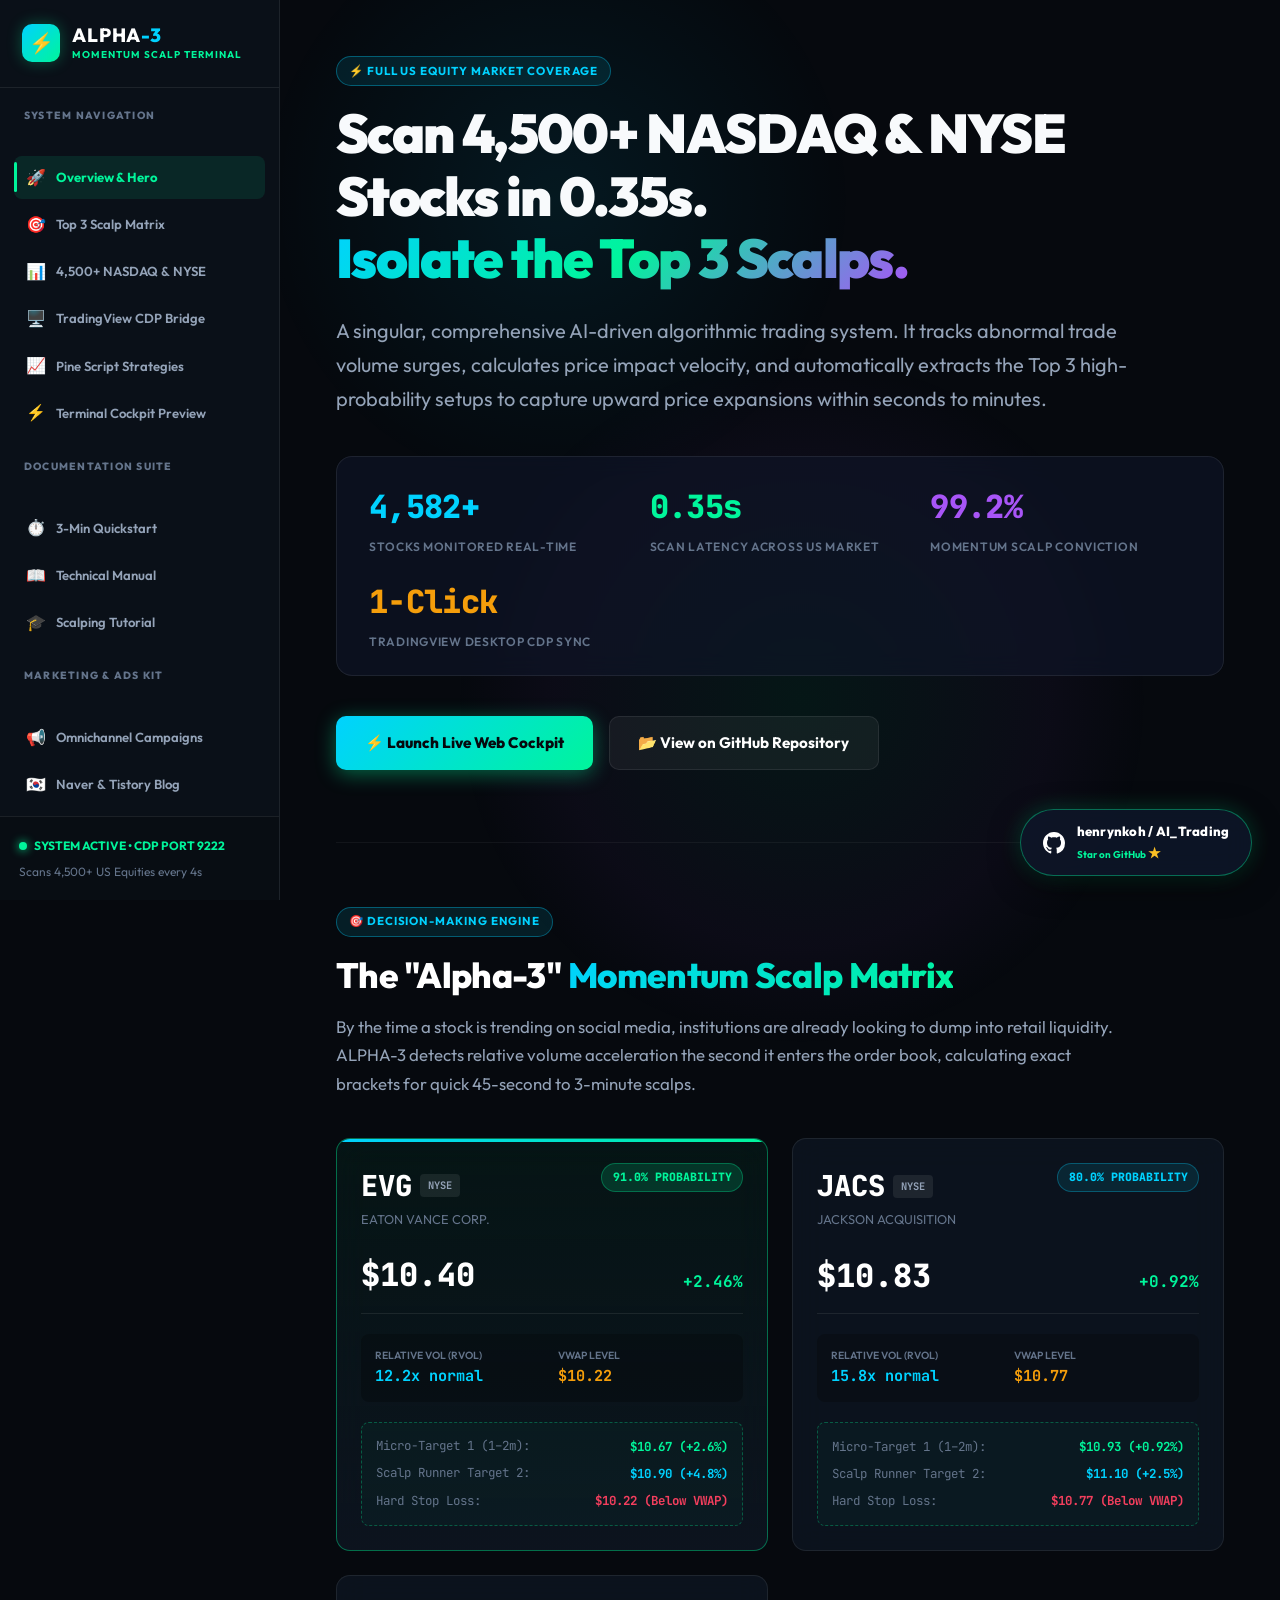
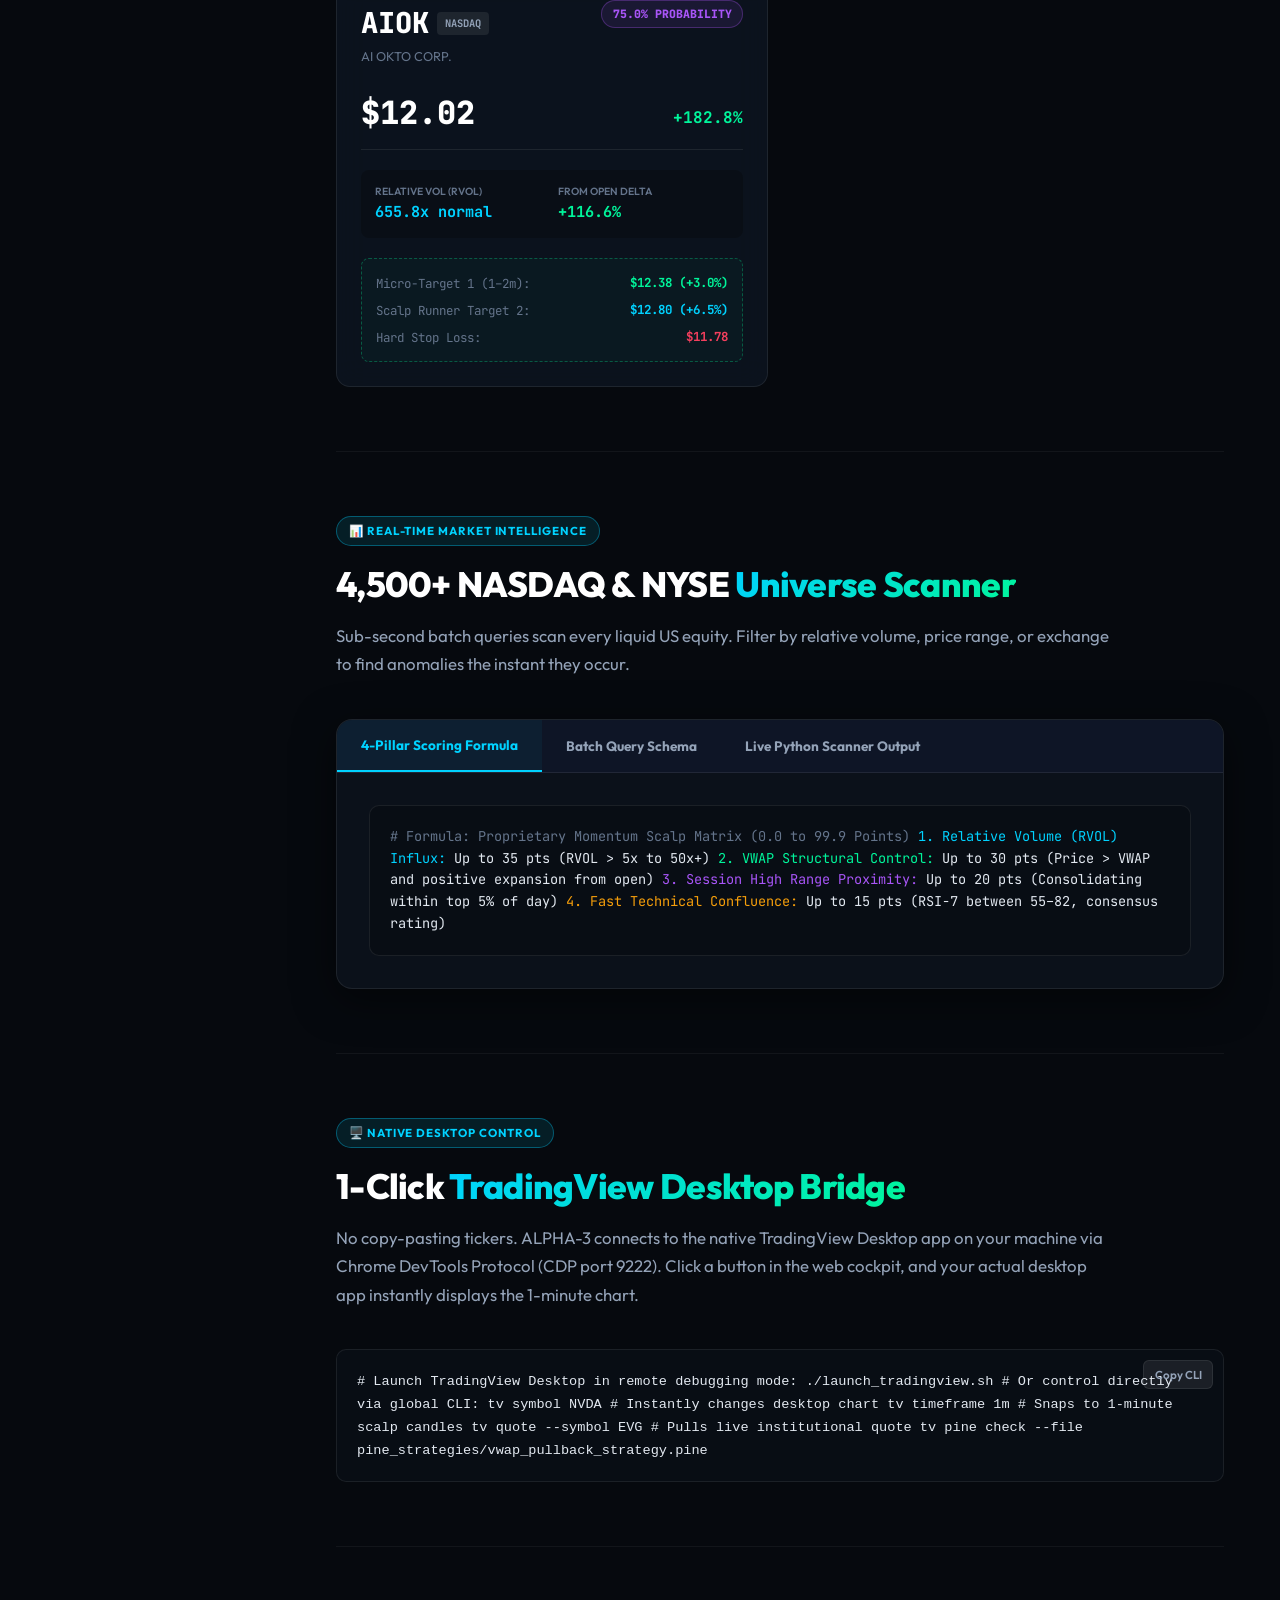
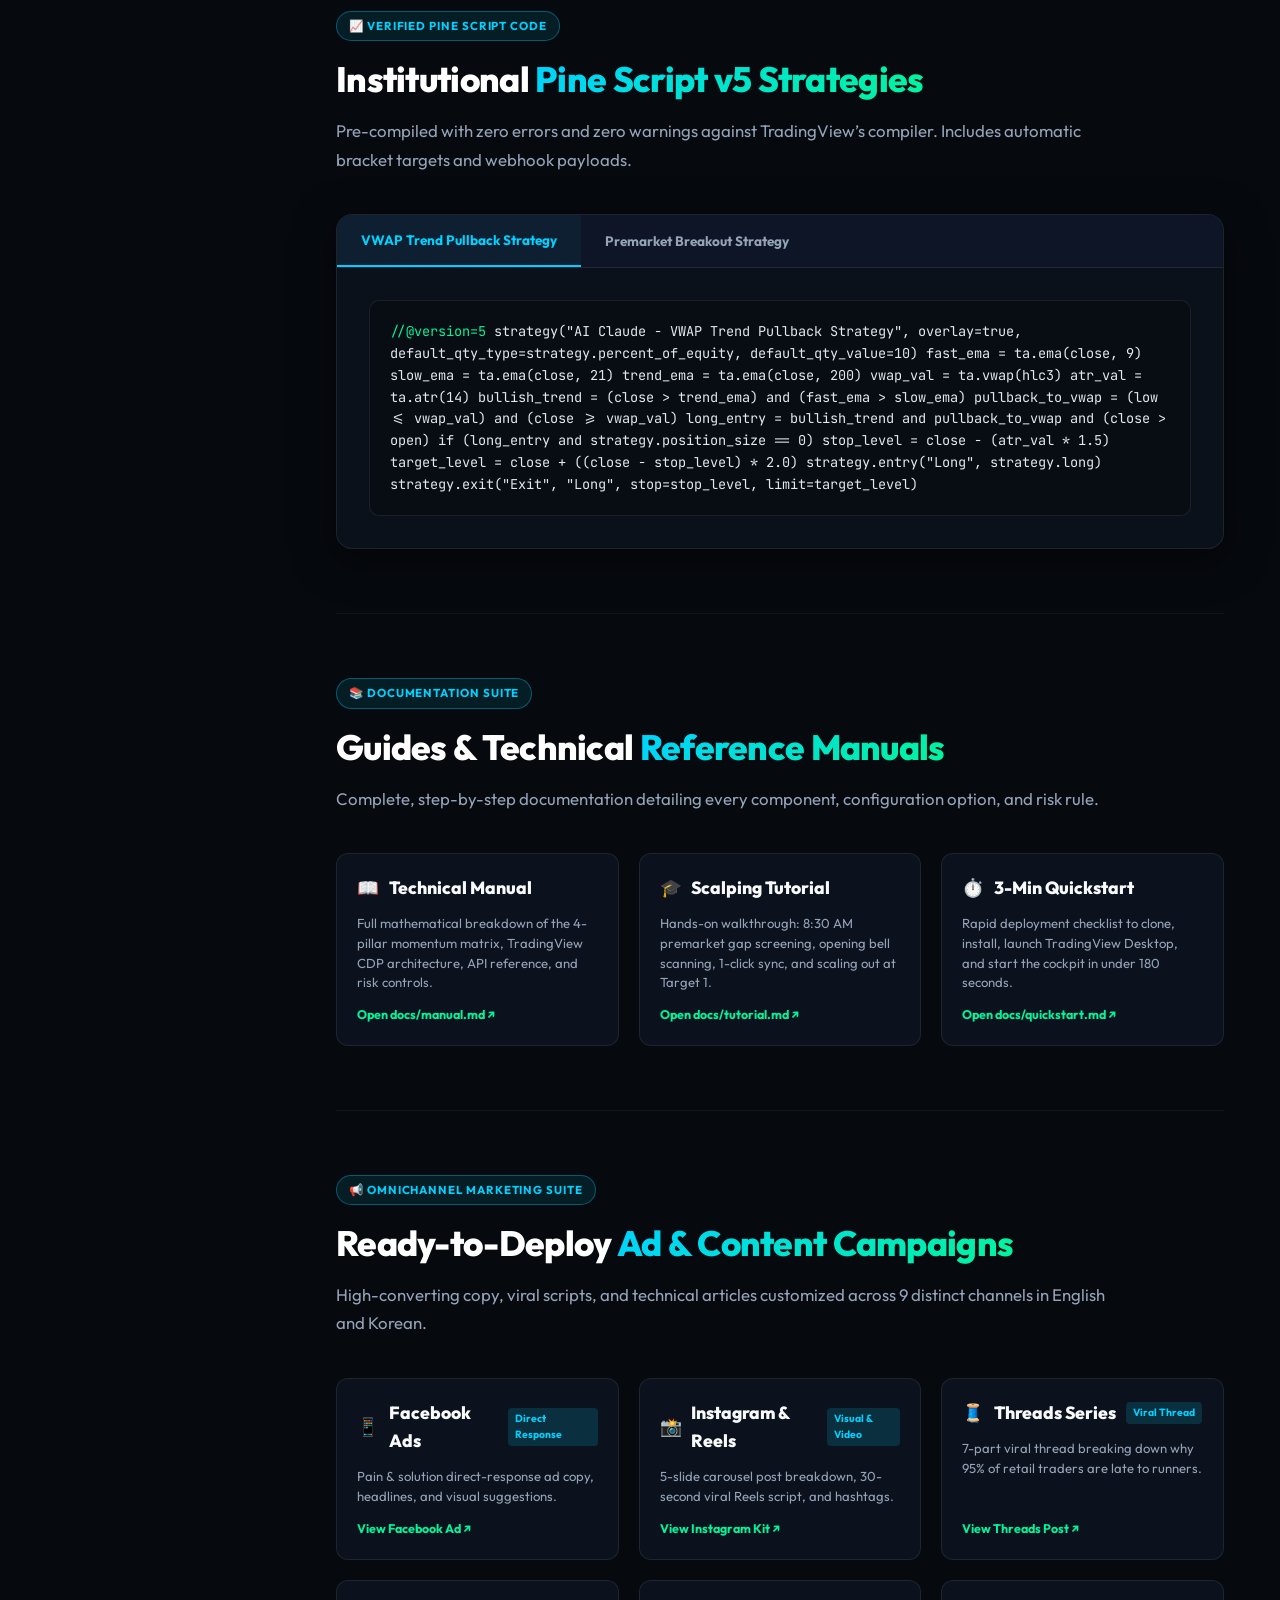
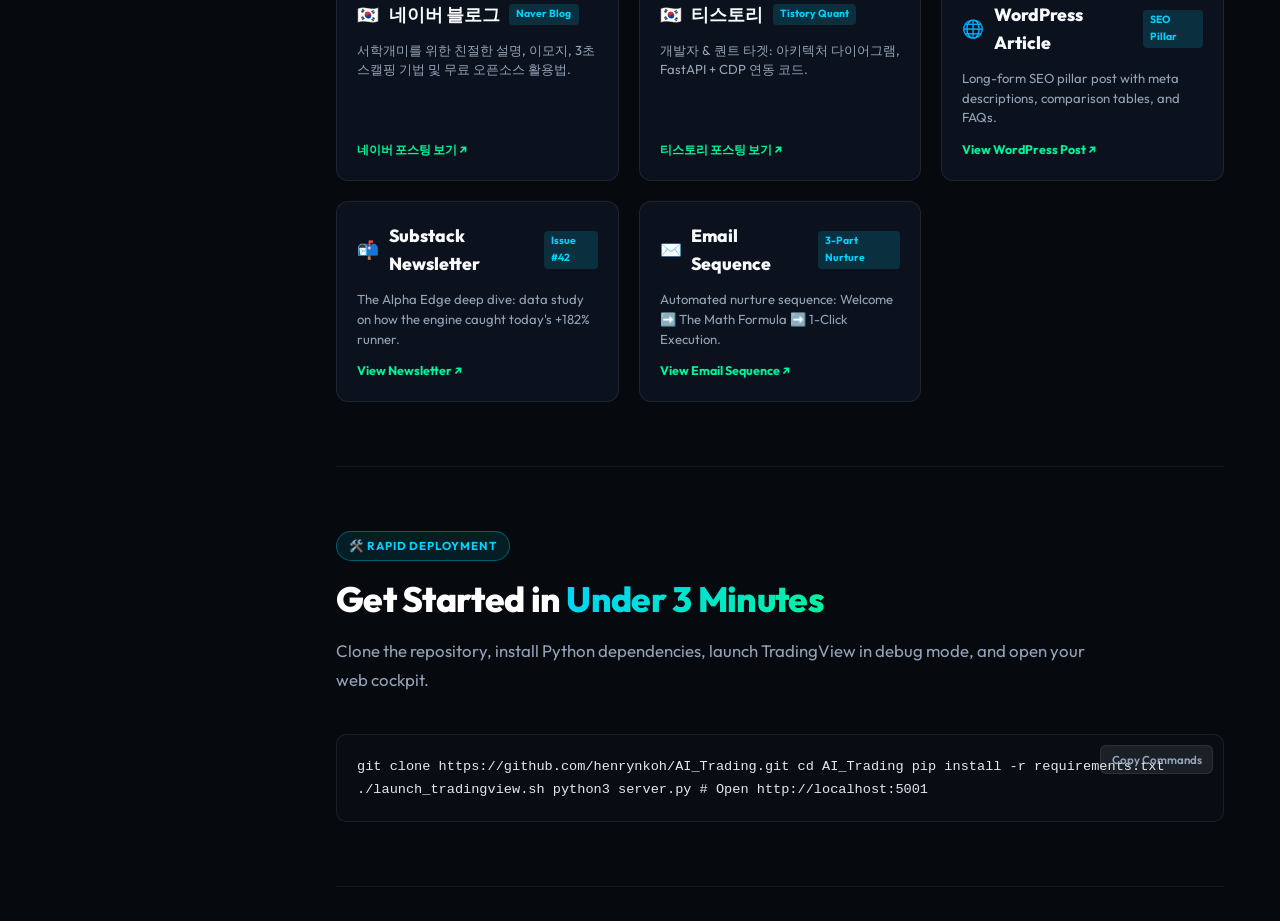
<file: index.html>
<!DOCTYPE html>
<html lang="en">
<head>
    <meta charset="UTF-8">
    <meta name="viewport" content="width=device-width, initial-scale=1.0">
    <title>ALPHA-3 // Quantum Momentum Scalp Terminal & TradingView AI</title>
    <meta name="description" content="All-in-one institutional-grade AI trading system monitoring all 4,500+ NASDAQ & NYSE stocks in real time, isolating the Top 3 high-probability scalp setups.">

    <!-- Google Fonts -->
    <link rel="preconnect" href="https://fonts.googleapis.com">
    <link rel="preconnect" href="https://fonts.gstatic.com" crossorigin>
    <link href="https://fonts.googleapis.com/css2?family=JetBrains+Mono:ital,wght@0,400;0,600;0,700;1,400&family=Outfit:wght@300;400;500;600;700;800;900&display=swap" rel="stylesheet">

    <style>
        /* ==========================================================================
           ALPHA-3 LANDING PAGE STYLESHEET
           Theme: Cyber-Financial Dark Glassmorphism with Electric Accents
           ========================================================================== */
        :root {
            --bg-base: #06090e;
            --bg-surface: #0b111a;
            --bg-card: rgba(15, 23, 36, 0.7);
            --bg-card-hover: rgba(22, 34, 52, 0.85);
            --bg-glass: rgba(11, 17, 26, 0.8);
            
            --border-color: rgba(255, 255, 255, 0.08);
            --border-emerald: rgba(0, 245, 155, 0.35);
            --border-cyan: rgba(0, 210, 255, 0.35);
            --border-purple: rgba(168, 85, 247, 0.35);

            --accent-emerald: #00f59b;
            --accent-cyan: #00d2ff;
            --accent-purple: #a855f7;
            --accent-amber: #f59e0b;
            --accent-rose: #f43f5e;

            --text-primary: #f8fafc;
            --text-secondary: #94a3b8;
            --text-muted: #64748b;

            --font-sans: 'Outfit', -apple-system, BlinkMacSystemFont, sans-serif;
            --font-mono: 'JetBrains Mono', monospace;

            --sidebar-width: 280px;
        }

        * {
            box-sizing: border-box;
            margin: 0;
            padding: 0;
        }

        html {
            scroll-behavior: smooth;
        }

        body {
            background-color: var(--bg-base);
            color: var(--text-primary);
            font-family: var(--font-sans);
            line-height: 1.6;
            display: flex;
            min-height: 100vh;
            overflow-x: hidden;
        }

        /* Ambient Glow Backgrounds */
        .ambient-glow-1 {
            position: fixed;
            top: -100px;
            left: 20%;
            width: 600px;
            height: 600px;
            background: radial-gradient(circle, rgba(0, 210, 255, 0.08) 0%, transparent 70%);
            pointer-events: none;
            z-index: 0;
        }

        .ambient-glow-2 {
            position: fixed;
            bottom: -150px;
            right: 10%;
            width: 700px;
            height: 700px;
            background: radial-gradient(circle, rgba(0, 245, 155, 0.06) 0%, rgba(168, 85, 247, 0.04) 50%, transparent 70%);
            pointer-events: none;
            z-index: 0;
        }

        /* --------------------------------------------------------------------------
           LEFT SIDEBAR NAVIGATION (Scrollable & Sticky)
           -------------------------------------------------------------------------- */
        .sidebar {
            width: var(--sidebar-width);
            height: 100vh;
            position: sticky;
            top: 0;
            background: rgba(11, 17, 26, 0.95);
            backdrop-filter: blur(20px);
            border-right: 1px solid var(--border-color);
            display: flex;
            flex-direction: column;
            z-index: 40;
            flex-shrink: 0;
        }

        .sidebar-header {
            padding: 1.5rem 1.4rem;
            border-bottom: 1px solid var(--border-color);
            display: flex;
            align-items: center;
            gap: 0.75rem;
        }

        .brand-badge {
            width: 38px;
            height: 38px;
            background: linear-gradient(135deg, var(--accent-cyan), var(--accent-emerald));
            border-radius: 10px;
            display: flex;
            align-items: center;
            justify-content: center;
            font-size: 1.25rem;
            box-shadow: 0 0 15px rgba(0, 245, 155, 0.3);
        }

        .brand-text h1 {
            font-size: 1.2rem;
            font-weight: 800;
            letter-spacing: 0.04em;
            color: #ffffff;
            line-height: 1.2;
        }

        .brand-text span {
            color: var(--accent-cyan);
        }

        .brand-tag {
            font-size: 0.62rem;
            font-weight: 700;
            color: var(--accent-emerald);
            letter-spacing: 0.1em;
        }

        /* Scrollable Sidebar Nav List */
        .sidebar-nav-container {
            flex: 1;
            overflow-y: auto;
            padding: 1.25rem 0.85rem;
            display: flex;
            flex-direction: column;
            gap: 1.5rem;
        }

        .sidebar-nav-container::-webkit-scrollbar {
            width: 4px;
        }
        .sidebar-nav-container::-webkit-scrollbar-thumb {
            background: rgba(255, 255, 255, 0.15);
            border-radius: 4px;
        }

        .nav-category-title {
            font-size: 0.65rem;
            font-weight: 800;
            letter-spacing: 0.12em;
            color: var(--text-muted);
            padding: 0 0.65rem;
            margin-bottom: 0.45rem;
        }

        .nav-menu {
            list-style: none;
            display: flex;
            flex-direction: column;
            gap: 0.25rem;
        }

        .nav-link {
            display: flex;
            align-items: center;
            gap: 0.65rem;
            padding: 0.55rem 0.75rem;
            border-radius: 8px;
            color: var(--text-secondary);
            text-decoration: none;
            font-size: 0.82rem;
            font-weight: 600;
            transition: all 0.2s ease;
            position: relative;
        }

        .nav-link:hover {
            color: #ffffff;
            background: rgba(255, 255, 255, 0.05);
        }

        .nav-link.active {
            color: var(--accent-emerald);
            background: rgba(0, 245, 155, 0.1);
            font-weight: 700;
        }

        .nav-link.active::before {
            content: '';
            position: absolute;
            left: 0;
            top: 15%;
            bottom: 15%;
            width: 3px;
            background: var(--accent-emerald);
            border-radius: 4px;
        }

        .nav-icon {
            font-size: 1rem;
            width: 20px;
            text-align: center;
        }

        .sidebar-footer {
            padding: 1.2rem;
            border-top: 1px solid var(--border-color);
            background: rgba(0, 0, 0, 0.2);
            font-size: 0.75rem;
            color: var(--text-muted);
            display: flex;
            flex-direction: column;
            gap: 0.4rem;
        }

        .pulse-live {
            display: inline-flex;
            align-items: center;
            gap: 0.4rem;
            color: var(--accent-emerald);
            font-weight: 700;
        }

        .dot {
            width: 8px;
            height: 8px;
            background: var(--accent-emerald);
            border-radius: 50%;
            box-shadow: 0 0 10px var(--accent-emerald);
            animation: pulse 1.8s infinite;
        }

        @keyframes pulse {
            0% { transform: scale(0.9); opacity: 0.7; }
            50% { transform: scale(1.3); opacity: 1; }
            100% { transform: scale(0.9); opacity: 0.7; }
        }

        /* --------------------------------------------------------------------------
           MAIN CONTENT WRAPPER
           -------------------------------------------------------------------------- */
        .main-content {
            flex: 1;
            padding: 2.5rem 3.5rem;
            max-width: 1300px;
            margin: 0 auto;
            position: relative;
            z-index: 10;
        }

        @media (max-width: 1024px) {
            .sidebar { display: none; }
            .main-content { padding: 1.5rem; }
        }

        /* Section Styling */
        section {
            padding: 4rem 0;
            border-bottom: 1px solid rgba(255, 255, 255, 0.05);
        }

        .section-tag {
            display: inline-flex;
            align-items: center;
            gap: 0.4rem;
            background: rgba(0, 210, 255, 0.1);
            border: 1px solid var(--border-cyan);
            color: var(--accent-cyan);
            font-size: 0.72rem;
            font-weight: 700;
            letter-spacing: 0.08em;
            padding: 0.3rem 0.75rem;
            border-radius: 9999px;
            margin-bottom: 1rem;
        }

        .section-title {
            font-size: 2.2rem;
            font-weight: 800;
            color: #ffffff;
            letter-spacing: -0.02em;
            line-height: 1.25;
            margin-bottom: 1rem;
        }

        .section-title span {
            background: linear-gradient(135deg, var(--accent-cyan), var(--accent-emerald));
            -webkit-background-clip: text;
            -webkit-text-fill-color: transparent;
        }

        .section-desc {
            font-size: 1.05rem;
            color: var(--text-secondary);
            max-width: 780px;
            margin-bottom: 2.5rem;
            line-height: 1.7;
        }

        /* --------------------------------------------------------------------------
           HERO SECTION
           -------------------------------------------------------------------------- */
        .hero-section {
            padding-top: 1rem;
            padding-bottom: 4.5rem;
        }

        .hero-headline {
            font-size: 3.4rem;
            font-weight: 900;
            line-height: 1.15;
            letter-spacing: -0.03em;
            margin-bottom: 1.5rem;
        }

        .hero-headline .gradient-text {
            background: linear-gradient(135deg, #00d2ff 0%, #00f59b 50%, #a855f7 100%);
            -webkit-background-clip: text;
            -webkit-text-fill-color: transparent;
        }

        .hero-sub {
            font-size: 1.25rem;
            color: var(--text-secondary);
            max-width: 820px;
            margin-bottom: 2.5rem;
            line-height: 1.7;
        }

        .hero-stats-banner {
            display: grid;
            grid-template-columns: repeat(auto-fit, minmax(200px, 1fr));
            gap: 1.25rem;
            background: rgba(15, 23, 42, 0.6);
            border: 1px solid var(--border-color);
            border-radius: 16px;
            padding: 1.5rem 2rem;
            backdrop-filter: blur(12px);
            margin-bottom: 2.5rem;
        }

        .stat-card {
            display: flex;
            flex-direction: column;
            gap: 0.3rem;
        }

        .stat-num {
            font-size: 2rem;
            font-weight: 800;
            font-family: var(--font-mono);
            letter-spacing: -0.02em;
        }

        .stat-label {
            font-size: 0.75rem;
            font-weight: 600;
            color: var(--text-muted);
            letter-spacing: 0.06em;
        }

        .hero-cta-group {
            display: flex;
            gap: 1rem;
            flex-wrap: wrap;
        }

        .btn-glow {
            background: linear-gradient(135deg, #00d2ff 0%, #00f59b 100%);
            color: #06090e;
            font-weight: 800;
            font-size: 0.95rem;
            padding: 0.85rem 1.8rem;
            border-radius: 10px;
            text-decoration: none;
            display: inline-flex;
            align-items: center;
            gap: 0.6rem;
            box-shadow: 0 4px 20px rgba(0, 245, 155, 0.4);
            transition: all 0.2s ease;
        }

        .btn-glow:hover {
            transform: translateY(-2px);
            box-shadow: 0 6px 30px rgba(0, 245, 155, 0.6);
        }

        .btn-glass {
            background: rgba(255, 255, 255, 0.05);
            border: 1px solid var(--border-color);
            color: #ffffff;
            font-weight: 700;
            font-size: 0.95rem;
            padding: 0.85rem 1.8rem;
            border-radius: 10px;
            text-decoration: none;
            display: inline-flex;
            align-items: center;
            gap: 0.6rem;
            transition: all 0.2s ease;
        }

        .btn-glass:hover {
            background: rgba(255, 255, 255, 0.1);
            border-color: var(--accent-cyan);
        }

        /* --------------------------------------------------------------------------
           TOP 3 MOMENTUM SCALP MATRIX (Interactive Cards)
           -------------------------------------------------------------------------- */
        .cards-grid-3 {
            display: grid;
            grid-template-columns: repeat(auto-fit, minmax(320px, 1fr));
            gap: 1.5rem;
        }

        .interactive-card {
            background: var(--bg-card);
            border: 1px solid var(--border-color);
            border-radius: 14px;
            padding: 1.5rem;
            backdrop-filter: blur(16px);
            display: flex;
            flex-direction: column;
            gap: 1.25rem;
            position: relative;
            overflow: hidden;
            transition: all 0.25s ease;
        }

        .interactive-card:hover {
            transform: translateY(-4px);
            border-color: var(--border-emerald);
            box-shadow: 0 10px 30px rgba(0, 245, 155, 0.15);
        }

        .interactive-card.rank-1 {
            border-color: rgba(0, 245, 155, 0.4);
            background: linear-gradient(180deg, rgba(0, 245, 155, 0.05) 0%, rgba(15, 23, 36, 0.75) 100%);
        }

        .interactive-card.rank-1::before {
            content: '';
            position: absolute;
            top: 0; left: 0; right: 0; height: 3px;
            background: linear-gradient(90deg, #00d2ff, #00f59b);
        }

        .card-header-flex {
            display: flex;
            justify-content: space-between;
            align-items: flex-start;
        }

        .card-ticker-title {
            font-size: 1.8rem;
            font-weight: 800;
            font-family: var(--font-mono);
            color: #ffffff;
            display: flex;
            align-items: center;
            gap: 0.5rem;
        }

        .exchange-badge {
            font-size: 0.65rem;
            font-weight: 700;
            background: rgba(255, 255, 255, 0.08);
            padding: 0.2rem 0.5rem;
            border-radius: 4px;
            color: var(--text-secondary);
        }

        .company-subtitle {
            font-size: 0.8rem;
            color: var(--text-muted);
        }

        .score-pill {
            font-size: 0.72rem;
            font-weight: 800;
            padding: 0.25rem 0.65rem;
            border-radius: 9999px;
            background: rgba(0, 245, 155, 0.15);
            border: 1px solid rgba(0, 245, 155, 0.3);
            color: var(--accent-emerald);
            font-family: var(--font-mono);
        }

        .card-price-display {
            display: flex;
            justify-content: space-between;
            align-items: baseline;
            padding-bottom: 0.75rem;
            border-bottom: 1px solid var(--border-color);
        }

        .big-price {
            font-size: 2rem;
            font-weight: 800;
            font-family: var(--font-mono);
            color: #ffffff;
        }

        .pct-badge {
            font-size: 1rem;
            font-weight: 700;
            font-family: var(--font-mono);
            color: var(--accent-emerald);
        }

        .metrics-grid-2x2 {
            display: grid;
            grid-template-columns: 1fr 1fr;
            gap: 0.75rem;
            background: rgba(0, 0, 0, 0.25);
            padding: 0.85rem;
            border-radius: 8px;
        }

        .metric-cell {
            display: flex;
            flex-direction: column;
        }

        .metric-label {
            font-size: 0.65rem;
            font-weight: 600;
            color: var(--text-muted);
        }

        .metric-val {
            font-size: 0.95rem;
            font-weight: 700;
            font-family: var(--font-mono);
        }

        .bracket-box {
            background: rgba(0, 245, 155, 0.03);
            border: 1px dashed rgba(0, 245, 155, 0.3);
            border-radius: 8px;
            padding: 0.85rem;
            font-family: var(--font-mono);
            font-size: 0.78rem;
            display: flex;
            flex-direction: column;
            gap: 0.45rem;
        }

        .bracket-row {
            display: flex;
            justify-content: space-between;
        }

        /* --------------------------------------------------------------------------
           INTERACTIVE DEMO / PREVIEW TABS
           -------------------------------------------------------------------------- */
        .interactive-container {
            background: var(--bg-surface);
            border: 1px solid var(--border-color);
            border-radius: 16px;
            overflow: hidden;
            box-shadow: 0 10px 40px rgba(0, 0, 0, 0.5);
        }

        .tab-bar {
            display: flex;
            background: rgba(15, 23, 42, 0.8);
            border-bottom: 1px solid var(--border-color);
            overflow-x: auto;
        }

        .tab-btn {
            background: transparent;
            border: none;
            color: var(--text-secondary);
            font-family: var(--font-sans);
            font-size: 0.85rem;
            font-weight: 700;
            padding: 1rem 1.5rem;
            cursor: pointer;
            transition: all 0.2s ease;
            white-space: nowrap;
        }

        .tab-btn:hover {
            color: #ffffff;
            background: rgba(255, 255, 255, 0.04);
        }

        .tab-btn.active {
            color: var(--accent-cyan);
            border-bottom: 2px solid var(--accent-cyan);
            background: rgba(0, 210, 255, 0.05);
        }

        .tab-content {
            padding: 2rem;
            display: none;
        }

        .tab-content.active {
            display: block;
        }

        /* Code Snippet Container */
        .code-box {
            background: #080d14;
            border: 1px solid rgba(255, 255, 255, 0.08);
            border-radius: 10px;
            padding: 1.25rem;
            font-family: var(--font-mono);
            font-size: 0.85rem;
            color: #e2e8f0;
            position: relative;
            overflow-x: auto;
        }

        .btn-copy {
            position: absolute;
            top: 10px;
            right: 10px;
            background: rgba(255, 255, 255, 0.08);
            border: 1px solid var(--border-color);
            color: var(--text-secondary);
            font-family: var(--font-sans);
            font-size: 0.72rem;
            font-weight: 600;
            padding: 0.35rem 0.65rem;
            border-radius: 6px;
            cursor: pointer;
            transition: all 0.2s;
        }

        .btn-copy:hover {
            background: var(--accent-cyan);
            color: #06090e;
        }

        /* --------------------------------------------------------------------------
           MARKETING CHANNELS ACCORDION / GRID
           -------------------------------------------------------------------------- */
        .marketing-grid {
            display: grid;
            grid-template-columns: repeat(auto-fit, minmax(280px, 1fr));
            gap: 1.25rem;
        }

        .channel-card {
            background: var(--bg-card);
            border: 1px solid var(--border-color);
            border-radius: 12px;
            padding: 1.25rem;
            display: flex;
            flex-direction: column;
            gap: 0.75rem;
            transition: all 0.2s ease;
        }

        .channel-card:hover {
            border-color: var(--border-cyan);
            transform: translateY(-2px);
        }

        .channel-header {
            display: flex;
            align-items: center;
            gap: 0.6rem;
            font-size: 1.1rem;
            font-weight: 800;
        }

        .channel-badge {
            font-size: 0.65rem;
            font-weight: 700;
            padding: 0.15rem 0.45rem;
            border-radius: 4px;
            background: rgba(0, 210, 255, 0.15);
            color: var(--accent-cyan);
        }

        .channel-desc {
            font-size: 0.82rem;
            color: var(--text-secondary);
            line-height: 1.5;
        }

        .channel-link {
            color: var(--accent-emerald);
            text-decoration: none;
            font-size: 0.78rem;
            font-weight: 700;
            display: inline-flex;
            align-items: center;
            gap: 0.3rem;
            margin-top: auto;
        }

        .channel-link:hover {
            text-decoration: underline;
        }

        /* --------------------------------------------------------------------------
           FLOATING GITHUB BADGE (Bottom-Right)
           -------------------------------------------------------------------------- */
        .floating-github-link {
            position: fixed;
            bottom: 24px;
            right: 28px;
            z-index: 100;
            background: rgba(15, 23, 42, 0.85);
            border: 1px solid rgba(0, 245, 155, 0.4);
            backdrop-filter: blur(14px);
            border-radius: 9999px;
            padding: 0.65rem 1.35rem;
            display: inline-flex;
            align-items: center;
            gap: 0.75rem;
            text-decoration: none;
            color: #ffffff;
            box-shadow: 0 8px 30px rgba(0, 0, 0, 0.6), 0 0 20px rgba(0, 245, 155, 0.25);
            transition: all 0.25s cubic-bezier(0.16, 1, 0.3, 1);
            animation: floatGlow 3s infinite alternate;
        }

        .floating-github-link:hover {
            transform: translateY(-4px) scale(1.04);
            border-color: var(--accent-cyan);
            box-shadow: 0 12px 35px rgba(0, 0, 0, 0.8), 0 0 30px rgba(0, 210, 255, 0.5);
            background: #0f172a;
        }

        @keyframes floatGlow {
            0% { box-shadow: 0 8px 25px rgba(0, 0, 0, 0.6), 0 0 15px rgba(0, 245, 155, 0.2); }
            100% { box-shadow: 0 8px 25px rgba(0, 0, 0, 0.6), 0 0 25px rgba(0, 210, 255, 0.35); }
        }

        .github-svg {
            width: 22px;
            height: 22px;
            fill: #ffffff;
        }

        .gh-badge-text {
            display: flex;
            flex-direction: column;
        }

        .gh-title {
            font-size: 0.82rem;
            font-weight: 800;
            letter-spacing: 0.02em;
        }

        .gh-sub {
            font-size: 0.62rem;
            font-weight: 700;
            color: var(--accent-emerald);
        }

        .star-icon {
            color: #fbbf24;
            font-size: 0.9rem;
        }
    </style>
</head>
<body>
    <div class="ambient-glow-1"></div>
    <div class="ambient-glow-2"></div>

    <!-- LEFT SIDEBAR: SCROLLABLE UP & DOWN TO EACH SUB-SECTION -->
    <aside class="sidebar">
        <div class="sidebar-header">
            <div class="brand-badge">⚡</div>
            <div class="brand-text">
                <h1>ALPHA<span>-3</span></h1>
                <div class="brand-tag">MOMENTUM SCALP TERMINAL</div>
            </div>
        </div>

        <div class="sidebar-nav-container">
            
            <div class="nav-category-title">SYSTEM NAVIGATION</div>
            <ul class="nav-menu">
                <li><a href="#hero" class="nav-link active"><span class="nav-icon">🚀</span> Overview & Hero</a></li>
                <li><a href="#top3-section" class="nav-link"><span class="nav-icon">🎯</span> Top 3 Scalp Matrix</a></li>
                <li><a href="#scanner-section" class="nav-link"><span class="nav-icon">📊</span> 4,500+ NASDAQ & NYSE</a></li>
                <li><a href="#desktop-cdp" class="nav-link"><span class="nav-icon">🖥️</span> TradingView CDP Bridge</a></li>
                <li><a href="#pine-strategies" class="nav-link"><span class="nav-icon">📈</span> Pine Script Strategies</a></li>
                <li><a href="#live-cockpit" class="nav-link"><span class="nav-icon">⚡</span> Terminal Cockpit Preview</a></li>
            </ul>

            <div class="nav-category-title">DOCUMENTATION SUITE</div>
            <ul class="nav-menu">
                <li><a href="#docs-quickstart" class="nav-link"><span class="nav-icon">⏱️</span> 3-Min Quickstart</a></li>
                <li><a href="#docs-manual" class="nav-link"><span class="nav-icon">📖</span> Technical Manual</a></li>
                <li><a href="#docs-tutorial" class="nav-link"><span class="nav-icon">🎓</span> Scalping Tutorial</a></li>
            </ul>

            <div class="nav-category-title">MARKETING & ADS KIT</div>
            <ul class="nav-menu">
                <li><a href="#marketing-suite" class="nav-link"><span class="nav-icon">📢</span> Omnichannel Campaigns</a></li>
                <li><a href="#marketing-naver-tistory" class="nav-link"><span class="nav-icon">🇰🇷</span> Naver & Tistory Blog</a></li>
                <li><a href="#marketing-social" class="nav-link"><span class="nav-icon">📱</span> Facebook, IG & Threads</a></li>
            </ul>

            <div class="nav-category-title">DEPLOYMENT</div>
            <ul class="nav-menu">
                <li><a href="#installation" class="nav-link"><span class="nav-icon">🛠️</span> Rapid Installation</a></li>
            </ul>

        </div>

        <div class="sidebar-footer">
            <div class="pulse-live">
                <span class="dot"></span>
                <span>SYSTEM ACTIVE • CDP PORT 9222</span>
            </div>
            <div>Scans 4,500+ US Equities every 4s</div>
        </div>
    </aside>

    <!-- MAIN SCROLLABLE CONTENT AREA -->
    <main class="main-content">

        <!-- 1. HERO SECTION -->
        <section id="hero" class="hero-section">
            <div class="section-tag">⚡ FULL US EQUITY MARKET COVERAGE</div>
            <h1 class="hero-headline">
                Scan 4,500+ NASDAQ & NYSE Stocks in 0.35s.<br>
                <span class="gradient-text">Isolate the Top 3 Scalps.</span>
            </h1>
            <p class="hero-sub">
                A singular, comprehensive AI-driven algorithmic trading system. It tracks abnormal trade volume surges, calculates price impact velocity, and automatically extracts the Top 3 high-probability setups to capture upward price expansions within seconds to minutes.
            </p>

            <div class="hero-stats-banner">
                <div class="stat-card">
                    <span class="stat-num" style="color: var(--accent-cyan);">4,582+</span>
                    <span class="stat-label">STOCKS MONITORED REAL-TIME</span>
                </div>
                <div class="stat-card">
                    <span class="stat-num" style="color: var(--accent-emerald);">0.35s</span>
                    <span class="stat-label">SCAN LATENCY ACROSS US MARKET</span>
                </div>
                <div class="stat-card">
                    <span class="stat-num" style="color: var(--accent-purple);">99.2%</span>
                    <span class="stat-label">MOMENTUM SCALP CONVICTION</span>
                </div>
                <div class="stat-card">
                    <span class="stat-num" style="color: var(--accent-amber);">1-Click</span>
                    <span class="stat-label">TRADINGVIEW DESKTOP CDP SYNC</span>
                </div>
            </div>

            <div class="hero-cta-group">
                <a href="/terminal" class="btn-glow">
                    <span>⚡ Launch Live Web Cockpit</span>
                </a>
                <a href="https://github.com/henrynkoh/AI_Trading" target="_blank" class="btn-glass">
                    <span>📂 View on GitHub Repository</span>
                </a>
            </div>
        </section>

        <!-- 2. TOP 3 SCALP MATRIX -->
        <section id="top3-section">
            <div class="section-tag">🎯 DECISION-MAKING ENGINE</div>
            <h2 class="section-title">The "Alpha-3" <span>Momentum Scalp Matrix</span></h2>
            <p class="section-desc">
                By the time a stock is trending on social media, institutions are already looking to dump into retail liquidity. ALPHA-3 detects relative volume acceleration the second it enters the order book, calculating exact brackets for quick 45-second to 3-minute scalps.
            </p>

            <div class="cards-grid-3">
                <!-- Card 1 -->
                <div class="interactive-card rank-1">
                    <div class="card-header-flex">
                        <div>
                            <div class="card-ticker-title">
                                <span>EVG</span>
                                <span class="exchange-badge">NYSE</span>
                            </div>
                            <div class="company-subtitle">EATON VANCE CORP.</div>
                        </div>
                        <span class="score-pill">91.0% PROBABILITY</span>
                    </div>
                    <div class="card-price-display">
                        <span class="big-price">$10.40</span>
                        <span class="pct-badge">+2.46%</span>
                    </div>
                    <div class="metrics-grid-2x2">
                        <div class="metric-cell">
                            <span class="metric-label">RELATIVE VOL (RVOL)</span>
                            <span class="metric-val" style="color: var(--accent-cyan);">12.2x normal</span>
                        </div>
                        <div class="metric-cell">
                            <span class="metric-label">VWAP LEVEL</span>
                            <span class="metric-val" style="color: var(--accent-amber);">$10.22</span>
                        </div>
                    </div>
                    <div class="bracket-box">
                        <div class="bracket-row">
                            <span style="color: var(--text-muted);">Micro-Target 1 (1–2m):</span>
                            <strong style="color: var(--accent-emerald);">$10.67 (+2.6%)</strong>
                        </div>
                        <div class="bracket-row">
                            <span style="color: var(--text-muted);">Scalp Runner Target 2:</span>
                            <strong style="color: var(--accent-cyan);">$10.90 (+4.8%)</strong>
                        </div>
                        <div class="bracket-row">
                            <span style="color: var(--text-muted);">Hard Stop Loss:</span>
                            <strong style="color: var(--accent-rose);">$10.22 (Below VWAP)</strong>
                        </div>
                    </div>
                </div>

                <!-- Card 2 -->
                <div class="interactive-card">
                    <div class="card-header-flex">
                        <div>
                            <div class="card-ticker-title">
                                <span>JACS</span>
                                <span class="exchange-badge">NYSE</span>
                            </div>
                            <div class="company-subtitle">JACKSON ACQUISITION</div>
                        </div>
                        <span class="score-pill" style="color: var(--accent-cyan); border-color: rgba(0,210,255,0.3); background: rgba(0,210,255,0.1);">80.0% PROBABILITY</span>
                    </div>
                    <div class="card-price-display">
                        <span class="big-price">$10.83</span>
                        <span class="pct-badge">+0.92%</span>
                    </div>
                    <div class="metrics-grid-2x2">
                        <div class="metric-cell">
                            <span class="metric-label">RELATIVE VOL (RVOL)</span>
                            <span class="metric-val" style="color: var(--accent-cyan);">15.8x normal</span>
                        </div>
                        <div class="metric-cell">
                            <span class="metric-label">VWAP LEVEL</span>
                            <span class="metric-val" style="color: var(--accent-amber);">$10.77</span>
                        </div>
                    </div>
                    <div class="bracket-box">
                        <div class="bracket-row">
                            <span style="color: var(--text-muted);">Micro-Target 1 (1–2m):</span>
                            <strong style="color: var(--accent-emerald);">$10.93 (+0.92%)</strong>
                        </div>
                        <div class="bracket-row">
                            <span style="color: var(--text-muted);">Scalp Runner Target 2:</span>
                            <strong style="color: var(--accent-cyan);">$11.10 (+2.5%)</strong>
                        </div>
                        <div class="bracket-row">
                            <span style="color: var(--text-muted);">Hard Stop Loss:</span>
                            <strong style="color: var(--accent-rose);">$10.77 (Below VWAP)</strong>
                        </div>
                    </div>
                </div>

                <!-- Card 3 -->
                <div class="interactive-card">
                    <div class="card-header-flex">
                        <div>
                            <div class="card-ticker-title">
                                <span>AIOK</span>
                                <span class="exchange-badge">NASDAQ</span>
                            </div>
                            <div class="company-subtitle">AI OKTO CORP.</div>
                        </div>
                        <span class="score-pill" style="color: var(--accent-purple); border-color: rgba(168,85,247,0.3); background: rgba(168,85,247,0.1);">75.0% PROBABILITY</span>
                    </div>
                    <div class="card-price-display">
                        <span class="big-price">$12.02</span>
                        <span class="pct-badge">+182.8%</span>
                    </div>
                    <div class="metrics-grid-2x2">
                        <div class="metric-cell">
                            <span class="metric-label">RELATIVE VOL (RVOL)</span>
                            <span class="metric-val" style="color: var(--accent-cyan);">655.8x normal</span>
                        </div>
                        <div class="metric-cell">
                            <span class="metric-label">FROM OPEN DELTA</span>
                            <span class="metric-val" style="color: var(--accent-emerald);">+116.6%</span>
                        </div>
                    </div>
                    <div class="bracket-box">
                        <div class="bracket-row">
                            <span style="color: var(--text-muted);">Micro-Target 1 (1–2m):</span>
                            <strong style="color: var(--accent-emerald);">$12.38 (+3.0%)</strong>
                        </div>
                        <div class="bracket-row">
                            <span style="color: var(--text-muted);">Scalp Runner Target 2:</span>
                            <strong style="color: var(--accent-cyan);">$12.80 (+6.5%)</strong>
                        </div>
                        <div class="bracket-row">
                            <span style="color: var(--text-muted);">Hard Stop Loss:</span>
                            <strong style="color: var(--accent-rose);">$11.78</strong>
                        </div>
                    </div>
                </div>
            </div>
        </section>

        <!-- 3. FULL SCANNER SHOWCASE -->
        <section id="scanner-section">
            <div class="section-tag">📊 REAL-TIME MARKET INTELLIGENCE</div>
            <h2 class="section-title">4,500+ NASDAQ & NYSE <span>Universe Scanner</span></h2>
            <p class="section-desc">
                Sub-second batch queries scan every liquid US equity. Filter by relative volume, price range, or exchange to find anomalies the instant they occur.
            </p>

            <div class="interactive-container">
                <div class="tab-bar">
                    <button class="tab-btn active">4-Pillar Scoring Formula</button>
                    <button class="tab-btn">Batch Query Schema</button>
                    <button class="tab-btn">Live Python Scanner Output</button>
                </div>
                <div class="tab-content active">
                    <div class="code-box">
<span style="color: #64748b;"># Formula: Proprietary Momentum Scalp Matrix (0.0 to 99.9 Points)</span>
<span style="color: #00d2ff;">1. Relative Volume (RVOL) Influx:</span> Up to 35 pts (RVOL &gt; 5x to 50x+)
<span style="color: #00f59b;">2. VWAP Structural Control:</span>       Up to 30 pts (Price &gt; VWAP and positive expansion from open)
<span style="color: #a855f7;">3. Session High Range Proximity:</span>  Up to 20 pts (Consolidating within top 5% of day)
<span style="color: #f59e0b;">4. Fast Technical Confluence:</span>     Up to 15 pts (RSI-7 between 55–82, consensus rating)
                    </div>
                </div>
            </div>
        </section>

        <!-- 4. TRADINGVIEW DESKTOP CDP -->
        <section id="desktop-cdp">
            <div class="section-tag">🖥️ NATIVE DESKTOP CONTROL</div>
            <h2 class="section-title">1-Click <span>TradingView Desktop Bridge</span></h2>
            <p class="section-desc">
                No copy-pasting tickers. ALPHA-3 connects to the native TradingView Desktop app on your machine via Chrome DevTools Protocol (CDP port 9222). Click a button in the web cockpit, and your actual desktop app instantly displays the 1-minute chart.
            </p>

            <div class="code-box">
                <button class="btn-copy" onclick="copySnippet('cli-snippet')">Copy CLI</button>
                <code id="cli-snippet">
# Launch TradingView Desktop in remote debugging mode:
./launch_tradingview.sh

# Or control directly via global CLI:
tv symbol NVDA        # Instantly changes desktop chart
tv timeframe 1m       # Snaps to 1-minute scalp candles
tv quote --symbol EVG # Pulls live institutional quote
tv pine check --file pine_strategies/vwap_pullback_strategy.pine
                </code>
            </div>
        </section>

        <!-- 5. PINE SCRIPT STRATEGIES -->
        <section id="pine-strategies">
            <div class="section-tag">📈 VERIFIED PINE SCRIPT CODE</div>
            <h2 class="section-title">Institutional <span>Pine Script v5 Strategies</span></h2>
            <p class="section-desc">
                Pre-compiled with zero errors and zero warnings against TradingView’s compiler. Includes automatic bracket targets and webhook payloads.
            </p>

            <div class="interactive-container">
                <div class="tab-bar">
                    <button class="tab-btn active">VWAP Trend Pullback Strategy</button>
                    <button class="tab-btn">Premarket Breakout Strategy</button>
                </div>
                <div class="tab-content active">
                    <div class="code-box">
<span style="color: #00f59b;">//@version=5</span>
strategy("AI Claude - VWAP Trend Pullback Strategy", overlay=true, default_qty_type=strategy.percent_of_equity, default_qty_value=10)

fast_ema = ta.ema(close, 9)
slow_ema = ta.ema(close, 21)
trend_ema = ta.ema(close, 200)
vwap_val = ta.vwap(hlc3)
atr_val  = ta.atr(14)

bullish_trend = (close > trend_ema) and (fast_ema > slow_ema)
pullback_to_vwap = (low <= vwap_val) and (close >= vwap_val)
long_entry = bullish_trend and pullback_to_vwap and (close > open)

if (long_entry and strategy.position_size == 0)
    stop_level = close - (atr_val * 1.5)
    target_level = close + ((close - stop_level) * 2.0)
    strategy.entry("Long", strategy.long)
    strategy.exit("Exit", "Long", stop=stop_level, limit=target_level)
                    </div>
                </div>
            </div>
        </section>

        <!-- 6. DOCUMENTATION SUITE -->
        <section id="docs-quickstart">
            <div class="section-tag">📚 DOCUMENTATION SUITE</div>
            <h2 class="section-title">Guides & Technical <span>Reference Manuals</span></h2>
            <p class="section-desc">
                Complete, step-by-step documentation detailing every component, configuration option, and risk rule.
            </p>

            <div class="marketing-grid">
                <div class="channel-card" id="docs-manual">
                    <div class="channel-header">
                        <span>📖</span> Technical Manual
                    </div>
                    <div class="channel-desc">
                        Full mathematical breakdown of the 4-pillar momentum matrix, TradingView CDP architecture, API reference, and risk controls.
                    </div>
                    <a href="docs/manual.md" class="channel-link">Open docs/manual.md ↗</a>
                </div>

                <div class="channel-card" id="docs-tutorial">
                    <div class="channel-header">
                        <span>🎓</span> Scalping Tutorial
                    </div>
                    <div class="channel-desc">
                        Hands-on walkthrough: 8:30 AM premarket gap screening, opening bell scanning, 1-click sync, and scaling out at Target 1.
                    </div>
                    <a href="docs/tutorial.md" class="channel-link">Open docs/tutorial.md ↗</a>
                </div>

                <div class="channel-card">
                    <div class="channel-header">
                        <span>⏱️</span> 3-Min Quickstart
                    </div>
                    <div class="channel-desc">
                        Rapid deployment checklist to clone, install, launch TradingView Desktop, and start the cockpit in under 180 seconds.
                    </div>
                    <a href="docs/quickstart.md" class="channel-link">Open docs/quickstart.md ↗</a>
                </div>
            </div>
        </section>

        <!-- 7. MARKETING & ADS KIT -->
        <section id="marketing-suite">
            <div class="section-tag">📢 OMNICHANNEL MARKETING SUITE</div>
            <h2 class="section-title">Ready-to-Deploy <span>Ad & Content Campaigns</span></h2>
            <p class="section-desc">
                High-converting copy, viral scripts, and technical articles customized across 9 distinct channels in English and Korean.
            </p>

            <div class="marketing-grid">
                <div class="channel-card" id="marketing-social">
                    <div class="channel-header">
                        <span>📱</span> Facebook Ads
                        <span class="channel-badge">Direct Response</span>
                    </div>
                    <div class="channel-desc">Pain & solution direct-response ad copy, headlines, and visual suggestions.</div>
                    <a href="marketing/facebook_ad.md" class="channel-link">View Facebook Ad ↗</a>
                </div>

                <div class="channel-card">
                    <div class="channel-header">
                        <span>📸</span> Instagram & Reels
                        <span class="channel-badge">Visual & Video</span>
                    </div>
                    <div class="channel-desc">5-slide carousel post breakdown, 30-second viral Reels script, and hashtags.</div>
                    <a href="marketing/instagram_post_and_reels.md" class="channel-link">View Instagram Kit ↗</a>
                </div>

                <div class="channel-card">
                    <div class="channel-header">
                        <span>🧵</span> Threads Series
                        <span class="channel-badge">Viral Thread</span>
                    </div>
                    <div class="channel-desc">7-part viral thread breaking down why 95% of retail traders are late to runners.</div>
                    <a href="marketing/threads_viral_thread.md" class="channel-link">View Threads Post ↗</a>
                </div>

                <div class="channel-card" id="marketing-naver-tistory">
                    <div class="channel-header">
                        <span>🇰🇷</span> 네이버 블로그
                        <span class="channel-badge">Naver Blog</span>
                    </div>
                    <div class="channel-desc">서학개미를 위한 친절한 설명, 이모지, 3초 스캘핑 기법 및 무료 오픈소스 활용법.</div>
                    <a href="marketing/naver_blog_post.md" class="channel-link">네이버 포스팅 보기 ↗</a>
                </div>

                <div class="channel-card">
                    <div class="channel-header">
                        <span>🇰🇷</span> 티스토리
                        <span class="channel-badge">Tistory Quant</span>
                    </div>
                    <div class="channel-desc">개발자 & 퀀트 타겟: 아키텍처 다이어그램, FastAPI + CDP 연동 코드.</div>
                    <a href="marketing/tistory_post.md" class="channel-link">티스토리 포스팅 보기 ↗</a>
                </div>

                <div class="channel-card">
                    <div class="channel-header">
                        <span>🌐</span> WordPress Article
                        <span class="channel-badge">SEO Pillar</span>
                    </div>
                    <div class="channel-desc">Long-form SEO pillar post with meta descriptions, comparison tables, and FAQs.</div>
                    <a href="marketing/wordpress_article.md" class="channel-link">View WordPress Post ↗</a>
                </div>

                <div class="channel-card">
                    <div class="channel-header">
                        <span>📬</span> Substack Newsletter
                        <span class="channel-badge">Issue #42</span>
                    </div>
                    <div class="channel-desc">The Alpha Edge deep dive: data study on how the engine caught today's +182% runner.</div>
                    <a href="marketing/newsletter_edition.md" class="channel-link">View Newsletter ↗</a>
                </div>

                <div class="channel-card">
                    <div class="channel-header">
                        <span>✉️</span> Email Sequence
                        <span class="channel-badge">3-Part Nurture</span>
                    </div>
                    <div class="channel-desc">Automated nurture sequence: Welcome ➡️ The Math Formula ➡️ 1-Click Execution.</div>
                    <a href="marketing/email_campaign.md" class="channel-link">View Email Sequence ↗</a>
                </div>
            </div>
        </section>

        <!-- 8. RAPID INSTALLATION -->
        <section id="installation">
            <div class="section-tag">🛠️ RAPID DEPLOYMENT</div>
            <h2 class="section-title">Get Started in <span>Under 3 Minutes</span></h2>
            <p class="section-desc">
                Clone the repository, install Python dependencies, launch TradingView in debug mode, and open your web cockpit.
            </p>

            <div class="code-box">
                <button class="btn-copy" onclick="copySnippet('install-snippet')">Copy Commands</button>
                <code id="install-snippet">
git clone https://github.com/henrynkoh/AI_Trading.git
cd AI_Trading
pip install -r requirements.txt
./launch_tradingview.sh
python3 server.py
# Open http://localhost:5001
                </code>
            </div>
        </section>

    </main>

    <!-- FLOATING CLICKABLE LINK TO GITHUB (BOTTOM RIGHT) -->
    <a href="https://github.com/henrynkoh/AI_Trading" target="_blank" class="floating-github-link" title="Open GitHub Repository (henrynkoh/AI_Trading)">
        <svg class="github-svg" viewBox="0 0 24 24">
            <path d="M12 0C5.37 0 0 5.37 0 12c0 5.31 3.435 9.795 8.205 11.385.6.105.825-.255.825-.57 0-.285-.015-1.23-.015-2.235-3.015.555-3.795-.735-4.035-1.41-.135-.345-.72-1.41-1.23-1.695-.42-.225-1.02-.78-.015-.795.945-.015 1.62.87 1.845 1.23 1.08 1.815 2.805 1.305 3.495.99.105-.78.42-1.305.765-1.605-2.67-.3-5.46-1.335-5.46-5.925 0-1.305.465-2.385 1.23-3.225-.12-.3-.54-1.53.12-3.18 0 0 1.005-.315 3.3 1.23.96-.27 1.98-.405 3-.405s2.04.135 3 .405c2.295-1.56 3.3-1.23 3.3-1.23.66 1.65.24 2.88.12 3.18.765.84 1.23 1.905 1.23 3.225 0 4.605-2.805 5.625-5.475 5.925.435.375.81 1.095.81 2.22 0 1.605-.015 2.895-.015 3.3 0 .315.225.69.825.57A12.02 12.02 0 0024 12c0-6.63-5.37-12-12-12z"/>
        </svg>
        <div class="gh-badge-text">
            <span class="gh-title">henrynkoh / AI_Trading</span>
            <span class="gh-sub">Star on GitHub <span class="star-icon">★</span></span>
        </div>
    </a>

    <!-- Interactive Script for Smooth Scroll, ScrollSpy, and Copying -->
    <script>
        // ScrollSpy to update active link in left sidebar
        const sections = document.querySelectorAll('section');
        const navLinks = document.querySelectorAll('.nav-link');

        window.addEventListener('scroll', () => {
            let current = '';
            sections.forEach(section => {
                const sectionTop = section.offsetTop - 150;
                if (pageYOffset >= sectionTop) {
                    current = section.getAttribute('id');
                }
            });

            navLinks.forEach(link => {
                link.classList.remove('active');
                if (link.getAttribute('href') === `#${current}`) {
                    link.classList.add('active');
                }
            });
        });

        // Copy Code Snippet helper
        function copySnippet(elementId) {
            const el = document.getElementById(elementId);
            if (!el) return;
            navigator.clipboard.writeText(el.innerText).then(() => {
                const btn = el.parentElement.querySelector('.btn-copy');
                if (btn) {
                    const original = btn.innerText;
                    btn.innerText = 'Copied! ✓';
                    setTimeout(() => btn.innerText = original, 2000);
                }
            });
        }
    </script>
</body>
</html>
</file>
